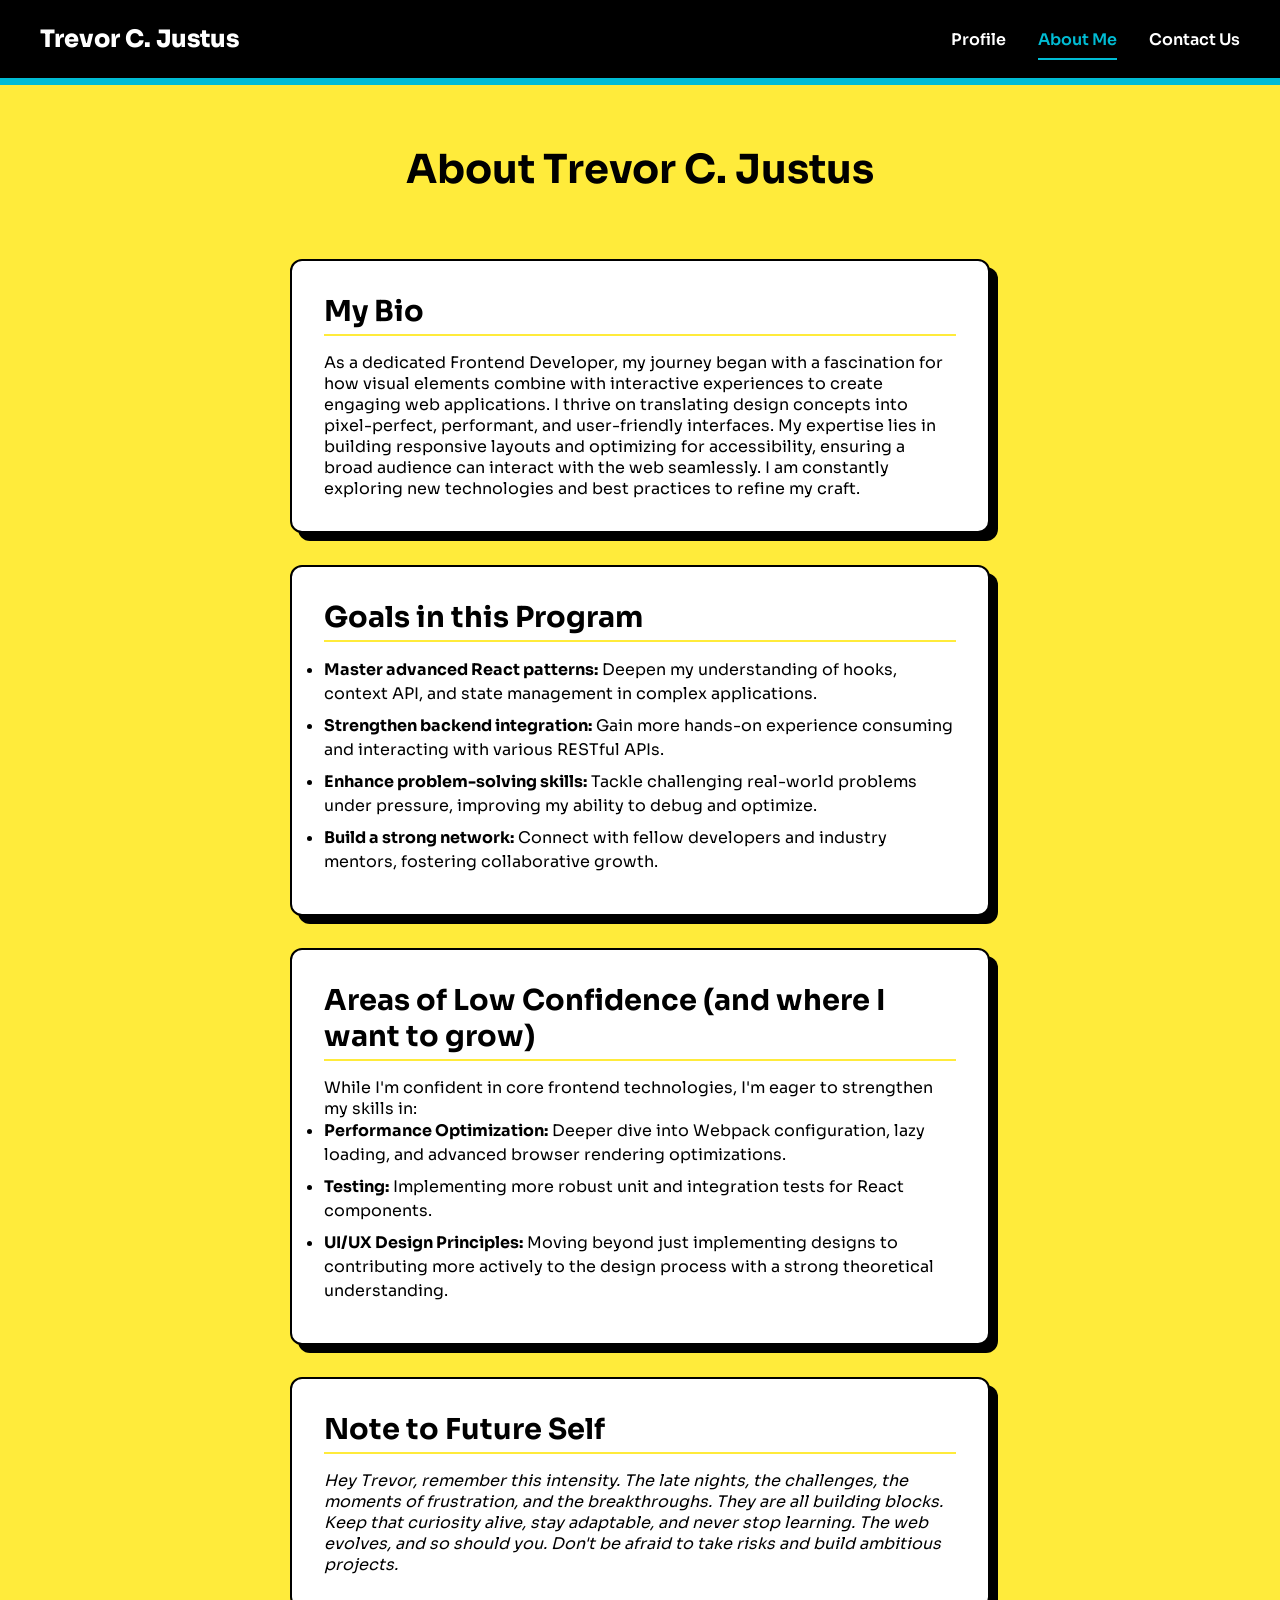
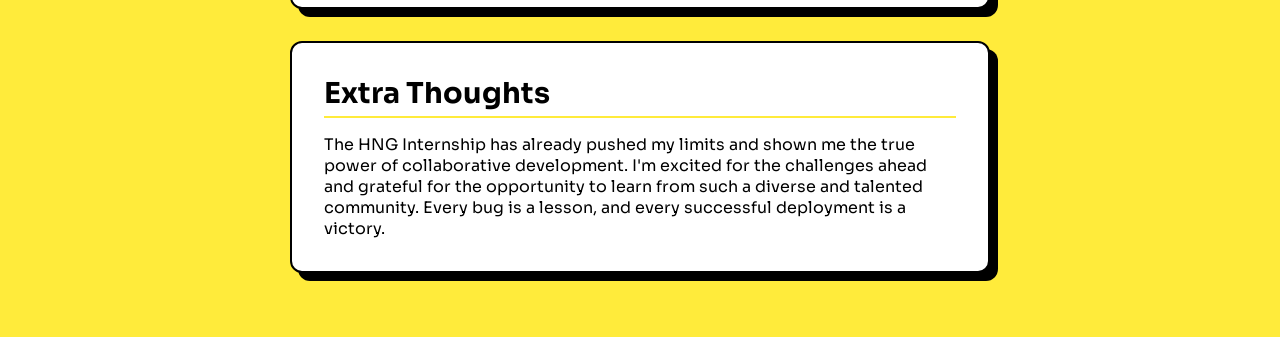
<file: stage1/about.html>
<!DOCTYPE html>
<html lang="en">
  <head>
    <meta charset="UTF-8" />
    <meta name="viewport" content="width=device-width, initial-scale=1.0" />
    <title>About Me - Trevor C. Justus</title>

    <link rel="preconnect" href="https://fonts.googleapis.com" />
    <link rel="preconnect" href="https://fonts.gstatic.com" crossorigin />
    <link
      href="https://fonts.googleapis.com/css2?family=Sora:wght@100..800&display=swap"
      rel="stylesheet" />
    <link rel="stylesheet" href="style.css" />
  </head>
  <body>
<nav class="main-nav" role="navigation">
      <div class="nav-container">
        <a href="index.html" class="nav-brand">Trevor C. Justus</a>
        <ul class="nav-links">
          <li><a href="index.html">Profile</a></li>
          <li><a href="about.html" aria-current="page">About Me</a></li>
          <li><a href="contact.html">Contact Us</a></li>
        </ul>
        <button
          class="nav-toggle"
          aria-expanded="false"
          aria-controls="nav-links"
          aria-label="Toggle navigation menu">
          ☰
        </button>
      </div>
    </nav>

    <main class="page-content" data-testid="test-about-page">
      <h1>About Trevor C. Justus</h1>

      <section class="about-section" data-testid="test-about-bio">
        <h2>My Bio</h2>
        <p>
          As a dedicated Frontend Developer, my journey began with a fascination
          for how visual elements combine with interactive experiences to create
          engaging web applications. I thrive on translating design concepts
          into pixel-perfect, performant, and user-friendly interfaces. My
          expertise lies in building responsive layouts and optimizing for
          accessibility, ensuring a broad audience can interact with the web
          seamlessly. I am constantly exploring new technologies and best
          practices to refine my craft.
        </p>
      </section>

      <section class="about-section" data-testid="test-about-goals">
        <h2>Goals in this Program</h2>
        <ul>
          <li>
            <b>Master advanced React patterns:</b> Deepen my understanding of
            hooks, context API, and state management in complex applications.
          </li>
          <li>
            <b>Strengthen backend integration:</b> Gain more hands-on experience
            consuming and interacting with various RESTful APIs.
          </li>
          <li>
            <b>Enhance problem-solving skills:</b> Tackle challenging real-world
            problems under pressure, improving my ability to debug and optimize.
          </li>
          <li>
            <b>Build a strong network:</b> Connect with fellow developers and
            industry mentors, fostering collaborative growth.
          </li>
        </ul>
      </section>

      <section class="about-section" data-testid="test-about-confidence">
        <h2>Areas of Low Confidence (and where I want to grow)</h2>
        <p>
          While I'm confident in core frontend technologies, I'm eager to
          strengthen my skills in:
        </p>
        <ul>
          <li>
            <b>Performance Optimization:</b> Deeper dive into Webpack
            configuration, lazy loading, and advanced browser rendering
            optimizations.
          </li>
          <li>
            <b>Testing:</b> Implementing more robust unit and integration tests
            for React components.
          </li>
          <li>
            <b>UI/UX Design Principles:</b> Moving beyond just implementing
            designs to contributing more actively to the design process with a
            strong theoretical understanding.
          </li>
        </ul>
      </section>

      <section class="about-section" data-testid="test-about-future-note">
        <h2>Note to Future Self</h2>
        <p>
          <em
            >Hey Trevor, remember this intensity. The late nights, the
            challenges, the moments of frustration, and the breakthroughs. They
            are all building blocks. Keep that curiosity alive, stay adaptable,
            and never stop learning. The web evolves, and so should you. Don't
            be afraid to take risks and build ambitious projects.</em
          >
        </p>
      </section>

      <section class="about-section" data-testid="test-about-extra">
        <h2>Extra Thoughts</h2>
        <p>
          The HNG Internship has already pushed my limits and shown me the true
          power of collaborative development. I'm excited for the challenges
          ahead and grateful for the opportunity to learn from such a diverse
          and talented community. Every bug is a lesson, and every successful
          deployment is a victory.
        </p>
      </section>
    </main>

    <script src="script.js"></script>
  </body>
</html>
</file>
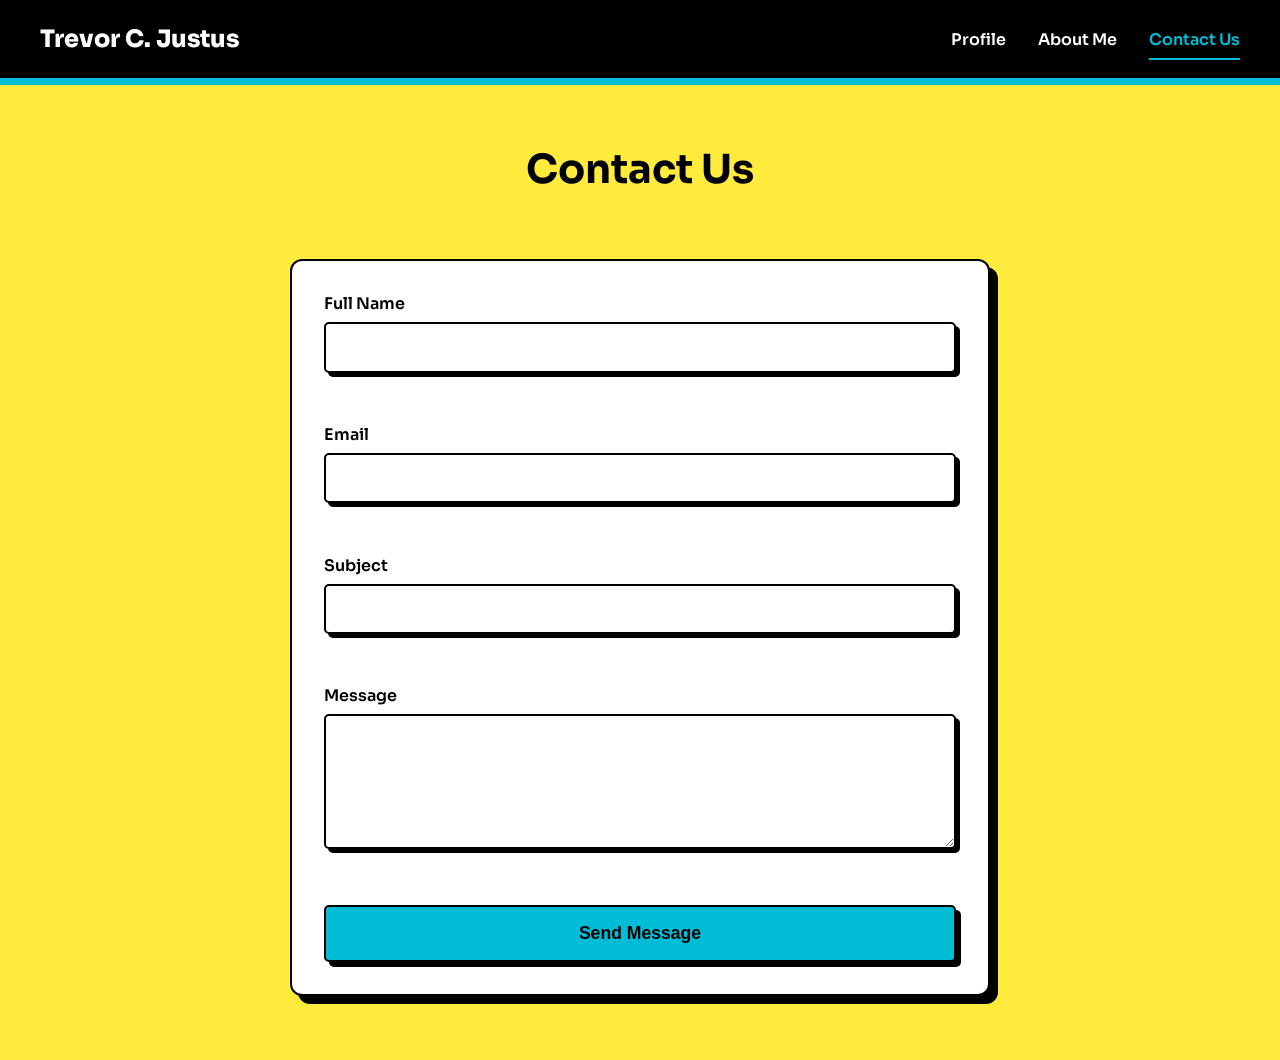
<file: stage1/contact.html>
<!DOCTYPE html>
<html lang="en">
  <head>
    <meta charset="UTF-8" />
    <meta name="viewport" content="width=device-width, initial-scale=1.0" />
    <title>Contact Us - Trevor C. Justus</title>

    <link rel="preconnect" href="https://fonts.googleapis.com" />
    <link rel="preconnect" href="https://fonts.gstatic.com" crossorigin />
    <link
      href="https://fonts.googleapis.com/css2?family=Sora:wght@100..800&display=swap"
      rel="stylesheet" />
    <link rel="stylesheet" href="style.css" />
  </head>
  <body>
<nav class="main-nav" role="navigation">
      <div class="nav-container">
        <a href="index.html" class="nav-brand">Trevor C. Justus</a>
        <ul class="nav-links">
          <li><a href="index.html">Profile</a></li>
          <li><a href="about.html">About Me</a></li>
          <li><a href="contact.html" aria-current="page">Contact Us</a></li>
        </ul>
        <button
          class="nav-toggle"
          aria-expanded="false"
          aria-controls="nav-links"
          aria-label="Toggle navigation menu">
          ☰
        </button>
      </div>
    </nav>

    <main class="page-content contact-page-container">
      <h1>Contact Us</h1>

      <form class="contact-form" id="contactForm">
        <div class="form-group">
          <label for="fullName">Full Name</label>
          <input
            type="text"
            id="fullName"
            name="fullName"
            data-testid="test-contact-name"
            aria-describedby="error-name"
            required />
          <p
            id="error-name"
            class="error-message"
            data-testid="test-contact-error-name"
            aria-live="polite"></p>
        </div>

        <div class="form-group">
          <label for="email">Email</label>
          <input
            type="email"
            id="email"
            name="email"
            data-testid="test-contact-email"
            aria-describedby="error-email"
            required />
          <p
            id="error-email"
            class="error-message"
            data-testid="test-contact-error-email"
            aria-live="polite"></p>
        </div>

        <div class="form-group">
          <label for="subject">Subject</label>
          <input
            type="text"
            id="subject"
            name="subject"
            data-testid="test-contact-subject"
            aria-describedby="error-subject"
            required />
          <p
            id="error-subject"
            class="error-message"
            data-testid="test-contact-error-subject"
            aria-live="polite"></p>
        </div>

        <div class="form-group">
          <label for="message">Message</label>
          <textarea
            id="message"
            name="message"
            rows="5"
            data-testid="test-contact-message"
            aria-describedby="error-message"
            required></textarea>
          <p
            id="error-message"
            class="error-message"
            data-testid="test-contact-error-message"
            aria-live="polite"></p>
        </div>

        <button
          type="submit"
          class="submit-button"
          data-testid="test-contact-submit">
          Send Message
        </button>

        <p
          class="success-message hidden"
          data-testid="test-contact-success"
          aria-live="assertive">
          Thank you for your message! We will get back to you shortly.
        </p>
      </form>
    </main>

    <script src="script.js"></script>
  </body>
</html>
</file>
<file: stage1/style.css>
* {
  margin: 0;
  padding: 0;
  box-sizing: border-box;
}

:root {
  --primary-color: #000;
  --secondary-color: #fff;
  --accent-yellow: #ffeb3b;
  --accent-teal: #00bcd4;
  --error-color: #f44336;
  --success-color: #4caf50;
}

body {
  font-family: "Sora", sans-serif;
  color: var(--primary-color);
  background-color: var(--accent-yellow);
  min-height: 100vh;
  display: flex;
  flex-direction: column;
  align-items: center;
}

/* --- NAVIGATION --- */
.main-nav {
  width: 100%;
  background-color: var(--primary-color);
  border-bottom: 2px solid var(--accent-teal);
  padding: 1rem 2rem;
  box-shadow: 0 5px 0 var(--accent-teal);
}

.nav-container {
  display: flex;
  justify-content: space-between;
  align-items: center;
  max-width: 1200px;
  margin: 0 auto;
}

.nav-brand {
  font-weight: 800;
  font-size: 1.5rem;
  color: var(--secondary-color);
  text-decoration: none;
  padding: 0.5rem 0;
  transition: color 0.3s ease;
}

.nav-brand:hover {
  color: var(--accent-yellow);
}

.nav-links {
  display: flex;
  list-style: none;
  gap: 2rem;
}

.nav-links a {
  color: var(--secondary-color);
  text-decoration: none;
  font-weight: 600;
  padding: 0.5rem 0;
  border-bottom: 2px solid transparent;
  transition: color 0.3s ease, border-color 0.3s ease;
}

.nav-links a:hover,
.nav-links a[aria-current="page"] {
  color: var(--accent-teal);
  border-color: var(--accent-teal);
}

.nav-toggle {
  display: none;
  background: none;
  border: none;
  color: var(--secondary-color);
  font-size: 1.8rem;
  cursor: pointer;
  padding: 0.5rem;
  z-index: 1001;
}

/* --- MAIN PAGE --- */
.page-content {
  flex-grow: 1;
  display: flex;
  justify-content: center;
  align-items: center;
  padding: 4rem 2rem;
  width: 100%;
  max-width: 1200px;
  flex-direction: column;
}

/* --- PROFILE CARD --- */
.profile-card-container {
  display: flex;
  gap: 1.5rem;
  padding: 2rem;
  background-color: var(--secondary-color);
  border-radius: 12px;
  border: 2px solid var(--primary-color);
  box-shadow: 8px 8px var(--primary-color);
  max-width: 900px;
  width: 100%;
}

figure img {
  border-radius: 50%;
  border: 2px solid var(--primary-color);
  padding: 4px;
  object-fit: cover;
}

.card-details {
  display: flex;
  flex-direction: column;
  flex-grow: 1;
}

.profile-details {
  display: flex;
  flex-wrap: wrap;
  gap: 2rem; /* Reduced gap slightly */
  margin-top: 40px;
}

.profile-details section {
  flex: 1;
  min-width: 250px;
}

header p {
  margin-top: 10px;
  max-width: 600px;
  line-height: 1.6;
}

.time-display {
  display: flex;
  gap: 0.5rem;
  margin-top: 12px;
  align-self: flex-start;
  background-color: var(--accent-teal);
  color: var(--primary-color);
  padding: 0.5rem 1rem;
  border-radius: 5px;
  border: 1px solid var(--primary-color);
  box-shadow: 2px 2px var(--primary-color);
  font-weight: 700;
}

nav ul li {
  list-style-type: none;
}

a {
  color: var(--primary-color);
  text-decoration: none;
}

.social-links {
  display: flex;
  gap: 1rem;
  margin-top: 40px;
  font-weight: 600;
}

.social-links a {
  background-color: var(--accent-yellow);
  padding: 0.5rem 1rem;
  border: 1px solid var(--primary-color);
  box-shadow: 3px 3px var(--primary-color);
  transition: transform 0.2s ease;
}

.social-links a:hover {
  transform: translate(1px, 1px);
  box-shadow: 1px 1px var(--primary-color);
}

h3 {
  margin-bottom: 12px;
  border-bottom: 2px solid var(--accent-yellow);
  padding-bottom: 5px;
}

section ul li {
  margin-bottom: 8px;
  line-height: 1.5;
}

/* --- ABOUT ME & CONTACT PAGE --- */
.about-section,
.contact-form {
  background-color: var(--secondary-color);
  border: 2px solid var(--primary-color);
  box-shadow: 8px 8px var(--primary-color);
  padding: 2rem;
  border-radius: 12px;
  width: 100%;
  max-width: 700px;
  margin-top: 2rem;
}

h1 {
  font-size: 2.5rem;
  text-align: center;
  color: var(--primary-color);
  margin-bottom: 2rem;
}

h2 {
  font-size: 1.8rem;
  margin-bottom: 1rem;
  border-bottom: 2px solid var(--accent-yellow);
  padding-bottom: 5px;
}

/* --- FORM STYLES --- */
.form-group {
  margin-bottom: 1.5rem;
}

.form-group label {
  display: block;
  margin-bottom: 0.5rem;
  font-weight: 600;
  color: var(--primary-color);
}

.form-group input[type="text"],
.form-group input[type="email"],
.form-group textarea {
  width: 100%;
  padding: 0.8rem 1rem;
  border: 2px solid var(--primary-color);
  border-radius: 5px;
  background-color: var(--secondary-color);
  box-shadow: 4px 4px var(--primary-color);
  font-family: "Sora", sans-serif;
  font-size: 1rem;
  transition: box-shadow 0.2s ease, transform 0.2s ease;
}

.form-group input[type="text"]:focus,
.form-group input[type="email"]:focus,
.form-group textarea:focus {
  outline: none;
  border-color: var(--accent-teal);
  box-shadow: 2px 2px var(--accent-teal);
  transform: translate(2px, 2px);
}

.form-group textarea {
  resize: vertical;
}

.submit-button {
  display: block;
  width: 100%;
  padding: 1rem 1.5rem;
  background-color: var(--accent-teal);
  color: var(--primary-color);
  font-size: 1.1rem;
  font-weight: 700;
  border: 2px solid var(--primary-color);
  border-radius: 5px;
  cursor: pointer;
  box-shadow: 5px 5px var(--primary-color);
  transition: transform 0.2s ease, box-shadow 0.2s ease,
    background-color 0.2s ease;
}

.submit-button:hover {
  background-color: var(--accent-yellow);
  transform: translate(2px, 2px);
  box-shadow: 3px 3px var(--primary-color);
}

.error-message {
  color: var(--error-color);
  font-size: 0.85rem;
  margin-top: 0.5rem;
  height: 1.2rem;
  visibility: hidden;
}

.error-message.visible {
  visibility: visible;
}

.success-message {
  background-color: var(--success-color);
  color: var(--secondary-color);
  padding: 1rem;
  margin-top: 1.5rem;
  border-radius: 5px;
  border: 2px solid var(--primary-color);
  box-shadow: 4px 4px var(--primary-color);
  text-align: center;
}

.hidden {
  display: none;
}

/* --- RESPONSIVENESS --- */
@media (max-width: 768px) {
  .main-nav {
    padding: 1rem;
  }
  .nav-container {
    flex-wrap: wrap;
  }
  .nav-links {
    flex-direction: column;
    width: 100%;
    background-color: var(--primary-color);
    position: absolute;
    top: 70px;
    left: 0;
    padding: 1rem 0;
    border-top: 2px solid var(--accent-teal);
    display: none;
    box-shadow: 0 5px 0 var(--accent-teal);
  }
  .nav-links.active {
    display: flex;
  }
  .nav-links li {
    text-align: center;
  }
  .nav-links a {
    display: block;
    padding: 0.8rem 1rem;
    margin: 0 1rem;
    border-bottom: none;
    border-left: 3px solid transparent;
  }
  .nav-links a:hover,
  .nav-links a[aria-current="page"] {
    color: var(--accent-yellow);
    border-color: var(--accent-yellow);
  }
  .nav-toggle {
    display: block;
  }

  .page-content {
    padding: 2rem 1rem;
  }

  .profile-card-container {
    flex-direction: column;
    padding: 1.5rem;
  }

  .profile-details {
    flex-direction: column;
    gap: 2rem;
    margin-top: 30px;
  }

  figure img {
    margin: 0 auto;
  }

  .social-links {
    flex-wrap: wrap;
  }

  h1 {
    font-size: 2rem;
  }

  .about-section,
  .contact-form {
    padding: 1.5rem;
    margin-top: 1.5rem;
  }
}

*:focus-visible {
  outline: 2px solid var(--accent-teal);
  outline-offset: 3px;
}
</file>
